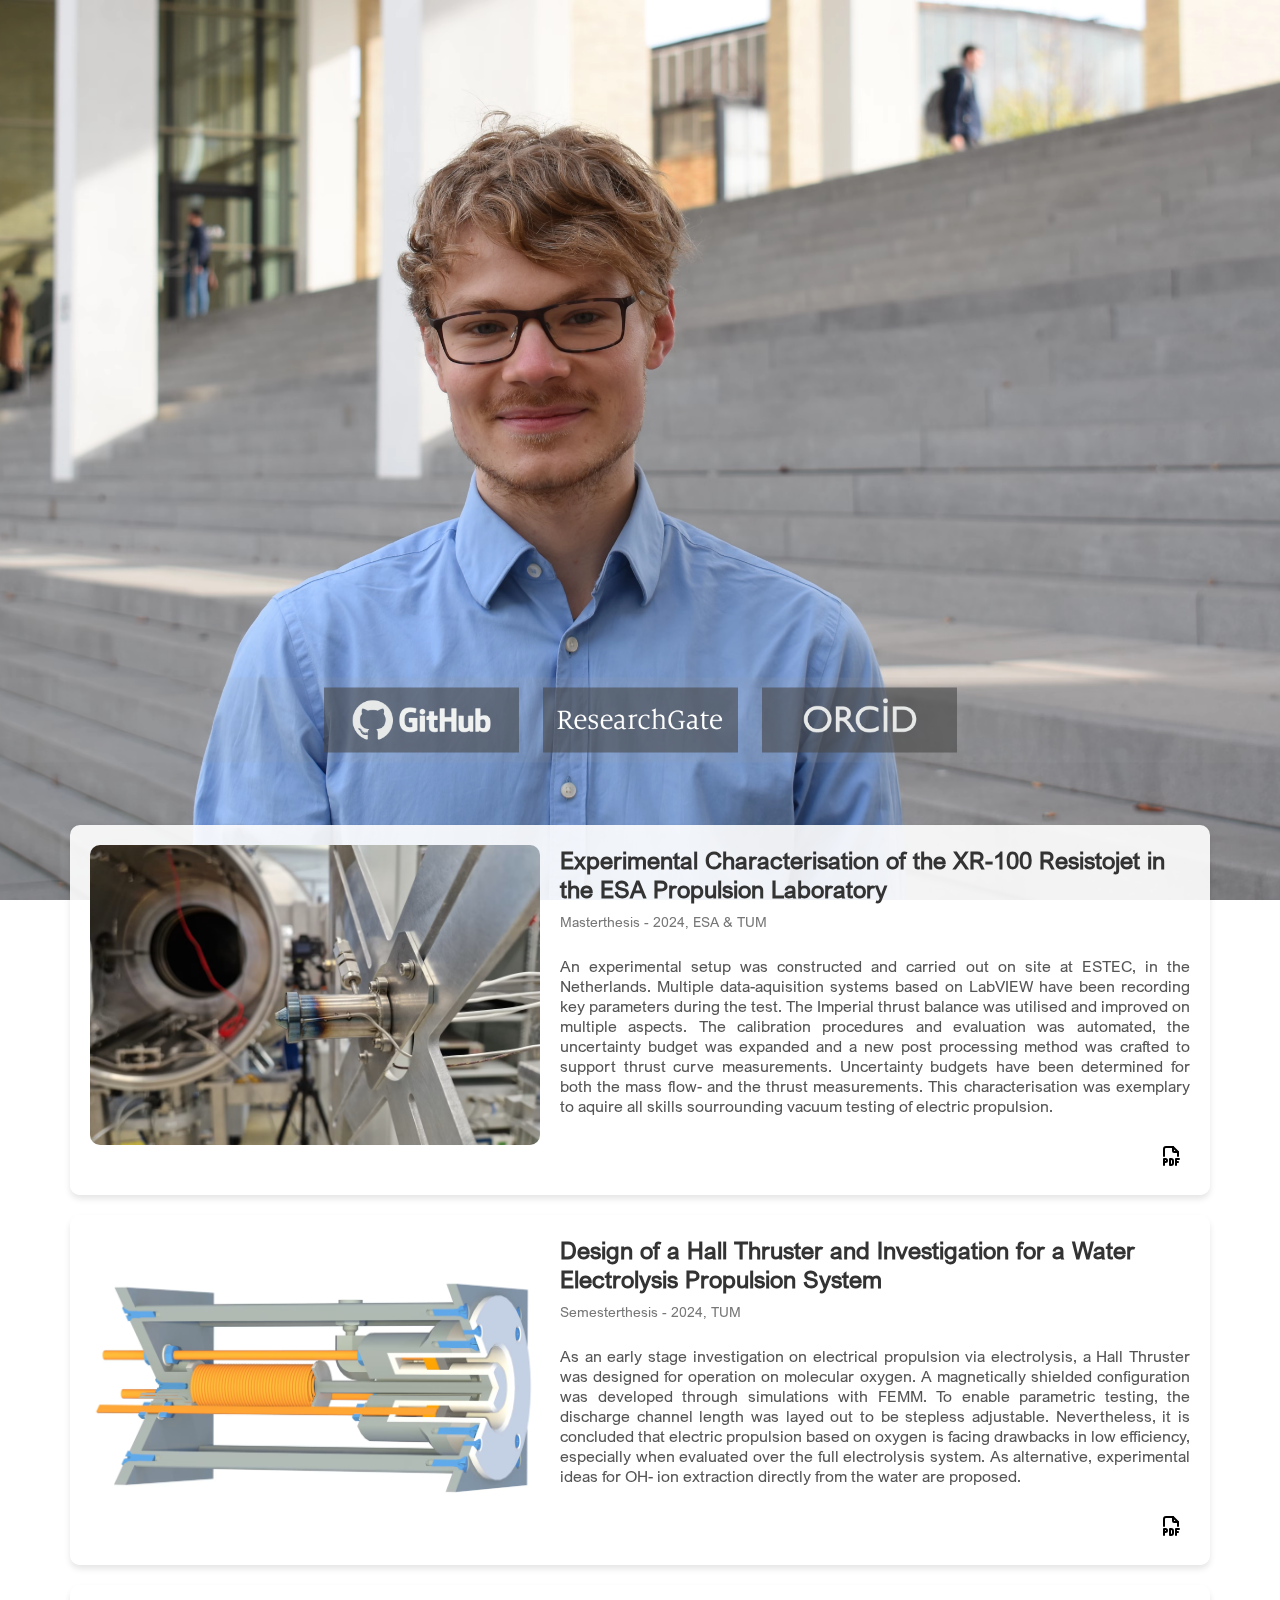
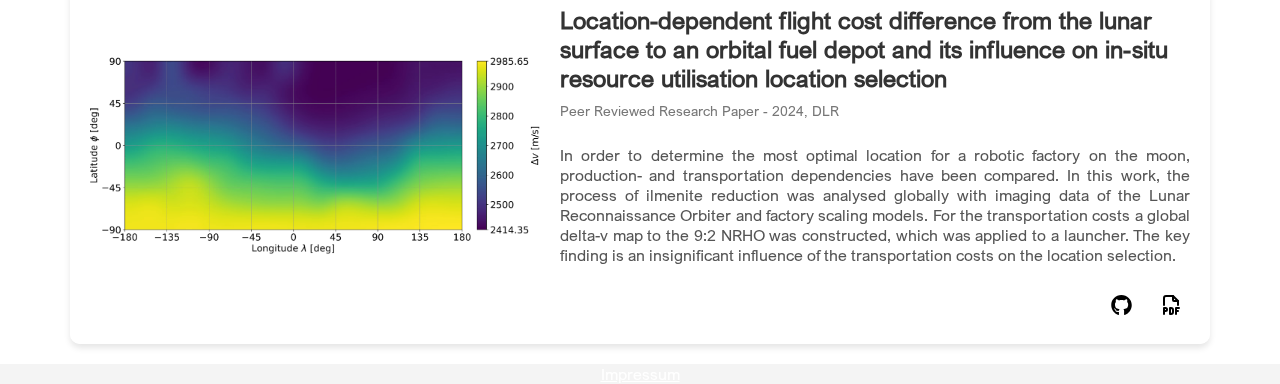
<file: index.html>
<!DOCTYPE html>
<html lang="en">
  <head>
    <meta charset="UTF-8">
    <title>Sven Julius Steinert</title>
    <link rel="stylesheet" href="style.css">
    <meta name="viewport" content="user-scalable=yes, initial-scale=1, maximum-scale=1, minimum-scale=1, width=device-width, height=device-height, target-densitydpi=device-dpi" />
    <script>
      function startAnimationAfterDelay() {
        setTimeout(togglebg, 5000);
      }
    </script>
    <link href="https://fonts.googleapis.com/css2?family=Inspiration&display=swap" rel="stylesheet">
  </head>
  <body onload="startAnimationAfterDelay()">
    <img id="bgimg" class="imgbanner" src="img/Background.avif" alt="Sven Julius Steinert">

    <div class="description" id="descr">
      <span class="calligraphy shadow">Star Formation</span>
    </div>

  <div class="content-wrapper">
    <div class="spacer"></div>
  <div>
      <div class="centerBox">
        <div class="buttons">
          <a target="_blank" href="https://github.com/Sven-J-Steinert"><img class="buttonimg" src="img/Github.png"></a>
        </div>
        <div class="buttons">
          <a target="_blank" href="https://www.researchgate.net/profile/Sven-Steinert-2"><img class="buttonimg" src="img/ResearchGate.png"></a>
        </div>
        <div class="buttons">
          <a target="_blank" href="https://orcid.org/0000-0003-4424-670X"><img class="buttonimg" src="img/ORCid.png"></a>
        </div>
      </div>

      <!-- Card Element -->
      <div class="card">
        <img class="card-gallery" src="img/Masterthesis.avif" alt="Project Gallery">
        <div class="card-content">
          <h2 class="card-title">Experimental Characterisation of the XR-100 Resistojet in the ESA Propulsion Laboratory</h2>
          <p class="card-type">Masterthesis - 2024, ESA & TUM</p>
          <p class="card-summary">An experimental setup was constructed and carried out on site at ESTEC, in the Netherlands. Multiple data-aquisition systems based on LabVIEW have been recording key parameters during the test. The Imperial thrust balance was utilised and improved on multiple aspects. The calibration procedures and evaluation was automated, the uncertainty budget was expanded and a new post processing method was crafted to support thrust curve measurements. Uncertainty budgets have been determined for both the mass flow- and the thrust measurements. This characterisation was exemplary to aquire all skills sourrounding vacuum testing of electric propulsion.</p>
          <div class="card-button-container">
            <a href="https://files.sven-j-steinert.de/Masterthesis.pdf" target="_blank" class="card-button"> <img src="img/pdf.svg"> </a>
          </div> 
        </div>
      </div>

      <div class="card">
        <img class="card-gallery" src="img/Smesterthesis.avif" alt="Project Gallery">
        <div class="card-content">
          <h2 class="card-title">Design of a Hall Thruster and Investigation for a Water Electrolysis Propulsion System</h2>
          <p class="card-type">Semesterthesis - 2024, TUM</p>
          <p class="card-summary">As an early stage investigation on electrical propulsion via electrolysis, a Hall Thruster was designed for operation on molecular oxygen. A magnetically shielded configuration was developed through simulations with FEMM. To enable parametric testing, the discharge channel length was layed out to be stepless adjustable. Nevertheless, it is concluded that electric propulsion based on oxygen is facing drawbacks in low efficiency, especially when evaluated over the full electrolysis system. As alternative, experimental ideas for OH- ion extraction directly from the water are proposed.</p>
          <div class="card-button-container">
            <a href="https://files.sven-j-steinert.de/Semesterthesis.pdf" target="_blank" class="card-button"> <img src="img/pdf.svg"> </a>
          </div> 
        </div>
      </div>

      <div class="card">
        <img class="card-gallery" src="img/Frontiers.avif" alt="Project Gallery">
        <div class="card-content">
          <h2 class="card-title">Location-dependent flight cost difference from the lunar surface to an orbital fuel depot and its influence on in-situ resource utilisation location selection</h2>
          <p class="card-type">Peer Reviewed Research Paper - 2024, DLR</p>
          <p class="card-summary">In order to determine the most optimal location for a robotic factory on the moon, production- and transportation dependencies have been compared. In this work, the process of ilmenite reduction was analysed globally with imaging data of the Lunar Reconnaissance Orbiter and factory scaling models. For the transportation costs a global delta-v map to the 9:2 NRHO was constructed, which was applied to a launcher. The key finding is an insignificant influence of the transportation costs on the location selection.</p>
          <div class="card-button-container">
            <a href="https://github.com/Sven-J-Steinert/10.3389-frspt.2024.1352213" target="_blank" class="card-button"> <img style="height:30px" src="img/repo.svg"> </a>
            <a href="https://www.frontiersin.org/journals/space-technologies/articles/10.3389/frspt.2024.1352213/pdf" target="_blank" class="card-button"> <img src="img/pdf.svg"> </a>
          </div> 
        </div>
      </div>

    </div>
  </div>

  <div class="footer">
    <a class="impressum-toggle" href="#">Impressum</a>
    <center><div class="impressum-details" style="display: none;"></div></center>
  </div>

  </body>
  <script src="impressum.js"></script>
  <script src="GPT-3.js"></script>
  <script src="wraping.js"></script>
</html>
</file>
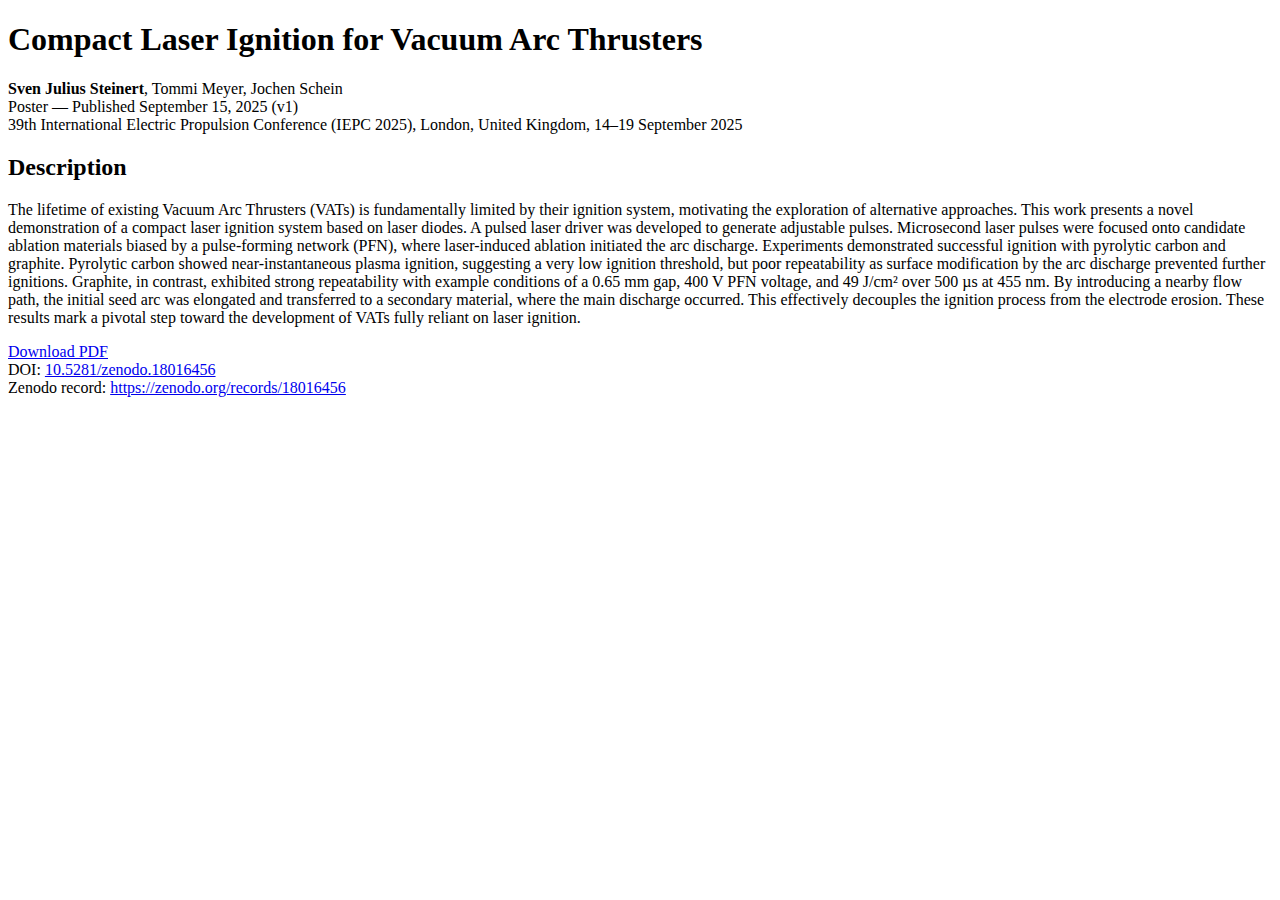
<file: scholar/iepc-2025-604.html>
<!DOCTYPE html>
<html lang="en">
<head>
  <meta charset="UTF-8">

  <title>Compact Laser Ignition for Vacuum Arc Thrusters</title>

  <!-- Google Scholar metadata (ONE work per page) -->
  <meta name="citation_title" content="Compact Laser Ignition for Vacuum Arc Thrusters">

  <meta name="citation_author" content="Sven Julius Steinert">
  <meta name="citation_author" content="Tommi Meyer">
  <meta name="citation_author" content="Jochen Schein">

  <!-- Prefer full date when known -->
  <meta name="citation_publication_date" content="2025/09/15">

  <!-- Direct, publicly accessible PDF -->
  <meta name="citation_pdf_url" content="https://files.sven-j-steinert.de/IEPC-2025-604.pdf">

  <!-- Zenodo DOI (this version) -->
  <meta name="citation_doi" content="10.5281/zenodo.18016456">

  <!-- Helpful context (optional but good) -->
  <meta name="citation_conference_title" content="39th International Electric Propulsion Conference (IEPC 2025)">
  <meta name="citation_conference_location" content="London, United Kingdom">
  <meta name="citation_keywords" content="electric propulsion; Vacuum Arc Thruster; laser ignition; laser diode">

  <!-- Landing page -->
  <meta name="citation_public_url" content="https://zenodo.org/records/18016456">

  <!-- Basic crawl safety -->
  <meta name="robots" content="index, follow">
</head>

<body>
  <h1>Compact Laser Ignition for Vacuum Arc Thrusters</h1>

  <p>
    <strong>Sven Julius Steinert</strong>, Tommi Meyer, Jochen Schein<br>
    Poster — Published September 15, 2025 (v1)<br>
    39th International Electric Propulsion Conference (IEPC 2025), London, United Kingdom, 14–19 September 2025
  </p>

  <h2>Description</h2>
  <p>
    The lifetime of existing Vacuum Arc Thrusters (VATs) is fundamentally limited by their ignition system,
    motivating the exploration of alternative approaches. This work presents a novel demonstration of a compact
    laser ignition system based on laser diodes. A pulsed laser driver was developed to generate adjustable pulses.
    Microsecond laser pulses were focused onto candidate ablation materials biased by a pulse-forming network (PFN),
    where laser-induced ablation initiated the arc discharge. Experiments demonstrated successful ignition with
    pyrolytic carbon and graphite. Pyrolytic carbon showed near-instantaneous plasma ignition, suggesting a very low
    ignition threshold, but poor repeatability as surface modification by the arc discharge prevented further ignitions.
    Graphite, in contrast, exhibited strong repeatability with example conditions of a 0.65 mm gap, 400 V PFN voltage,
    and 49 J/cm² over 500 µs at 455 nm. By introducing a nearby flow path, the initial seed arc was elongated and
    transferred to a secondary material, where the main discharge occurred. This effectively decouples the ignition
    process from the electrode erosion. These results mark a pivotal step toward the development of VATs fully reliant
    on laser ignition.
  </p>

  <p>
    <a href="https://files.sven-j-steinert.de/IEPC-2025-604.pdf">Download PDF</a><br>
    DOI: <a href="https://doi.org/10.5281/zenodo.18016456">10.5281/zenodo.18016456</a><br>
    Zenodo record: <a href="https://zenodo.org/records/18016456">https://zenodo.org/records/18016456</a>
  </p>

</body>
</html>
</file>
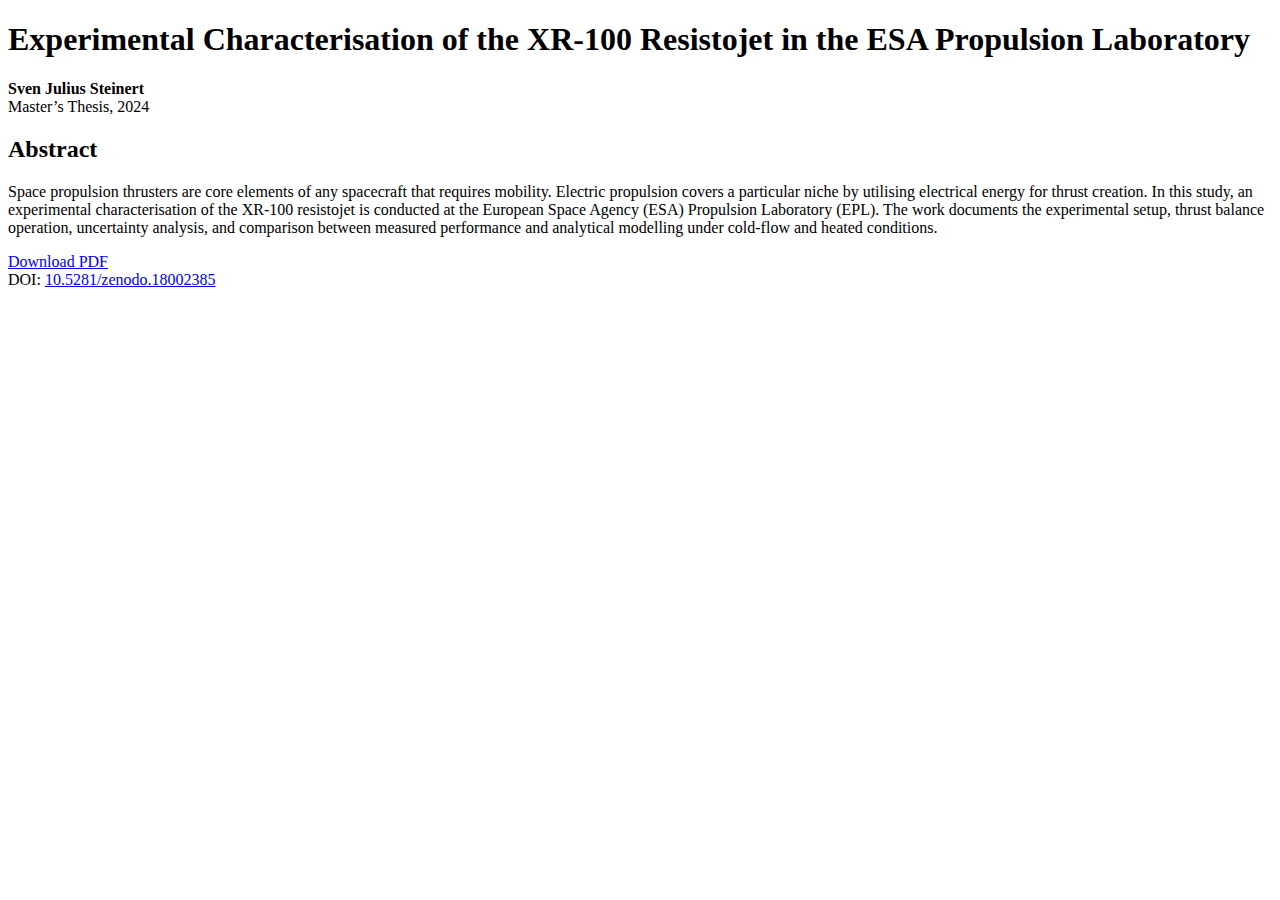
<file: scholar/masterthesis.html>
<!DOCTYPE html>
<html lang="en">
<head>
  <meta charset="UTF-8">

  <title>
    Experimental Characterisation of the XR-100 Resistojet in the ESA Propulsion Laboratory
  </title>

  <!-- Google Scholar metadata -->
  <meta name="citation_title"
        content="Experimental Characterisation of the XR-100 Resistojet in the ESA Propulsion Laboratory">

  <meta name="citation_author"
        content="Sven Julius Steinert">

  <meta name="citation_publication_date"
        content="2024">

  <meta name="citation_pdf_url"
        content="https://files.sven-j-steinert.de/Masterthesis.pdf">

  <meta name="citation_doi"
        content="10.5281/zenodo.18002385">

  <!-- Basic crawl safety -->
  <meta name="robots" content="index, follow">

</head>
<body>

  <h1>
    Experimental Characterisation of the XR-100 Resistojet in the ESA Propulsion Laboratory
  </h1>

  <p>
    <strong>Sven Julius Steinert</strong><br>
    Master’s Thesis, 2024
  </p>

  <h2>Abstract</h2>

  <p>
    Space propulsion thrusters are core elements of any spacecraft that requires mobility.
    Electric propulsion covers a particular niche by utilising electrical energy for thrust
    creation. In this study, an experimental characterisation of the XR-100 resistojet is
    conducted at the European Space Agency (ESA) Propulsion Laboratory (EPL). The work
    documents the experimental setup, thrust balance operation, uncertainty analysis, and
    comparison between measured performance and analytical modelling under cold-flow
    and heated conditions.
  </p>

  <p>
    <a href="https://files.sven-j-steinert.de/Masterthesis.pdf">
      Download PDF
    </a>
    <br>
    DOI:
    <a href="https://doi.org/10.5281/zenodo.18002385">
      10.5281/zenodo.18002385
    </a>
  </p>

</body>
</html>
</file>
<file: style.css>
html, body, canvas {
  background-color: #16161800;
  color: white;
  margin: 0;
  padding: 0;
  font-family: "Arial Nova";
  font-weight: normal;
  font-style: normal;
  overflow: auto;
}

@font-face {
  font-family: "Arial Nova";
  src: url('fonts/ArialNova.ttf') format('truetype');
}

.centerBox {
  text-align: center;
  position: relative;
  left:50%;
  width: 100%;
  height: auto;
  transform: translate(-50%, -50%);
  background: hsla(0, 0%, 66%, 0.12);
}

.imgbanner {
  display: flex;
  pointer-events: none;
  user-select: none;
  position: fixed;
  top:0px;
  left:50%;
  transform: translate(-50%, -0%);
  width: 100%;
  height: auto;
}

img.buttonimg{
    height: 100%;
    width: auto;
}

div.buttons{
    margin: 10px;
    display: inline-block;
    height: 65px;
    width: auto;
    background: rgba(70,70,70,.6);
}

div.buttons:hover{
    background: rgba(15,193,183,.5);
}

.content-wrapper{
  background: rgba(255, 255, 255, 0);
  overflow: auto;
}

#bgimg {
  opacity: 1;
  transition: opacity 5s;
  z-index: -1;
}

#bgimg.fade {
  opacity: 0;
}

span.calligraphy{
  font-family: "Inspiration", sans-serif;
  font-weight: 600;
  font-size: 35px;
  color:white;
}

div.description{
  clear: both;
  position: absolute;
  text-align: center;
  font-family: "lato", sans-serif;
  top: 30vh;
  left: 0;
  right: 0;
}

#descr {
  opacity: 0;
  transition: opacity 50s;
}

#descr.fade {
  opacity: 1;
}

.shadow {
  text-shadow: 0px 0px 5px black; 
}

.spacer {
  height: 80vh; 
}

.card {
  display: flex;
  background-color: rgba(255, 255, 255, 0.9);
  margin: 20px auto;
  padding: 20px;
  border-radius: 10px;
  box-shadow: 0 4px 6px rgba(0, 0, 0, 0.1);
  width: 90%;
  max-width: 1100px;
  flex-wrap: wrap;
}

.card-gallery {
  width: 450px;
  height: 300px;
  object-fit: cover;
  border-radius: 10px;
  margin-right: 20px;
}

.card-content {
  flex: 1;
  display: flex;
  flex-direction: column;
}

.card-title {
  font-size: 1.5rem;
  margin: 0 0 10px;
  color: #333;
}

.card-type {
  font-size: 0.9rem;
  margin: 0 0 10px;
  color: #777;
}

.card-summary {
  font-size: 1rem;
  margin-bottom: 20px;
  color: #555;
  text-align: justify;
}

.card-button-container {
  display: flex;
  justify-content: flex-end;
  align-items: center;
  margin-top: auto;
}

.card-button {
  margin-left: 10px;
  padding: 2px;
  height: 35px;
  width: 35px;
  background-color: #ffffff;
  border: none;
  border-radius: 5px;
  cursor: pointer;
  display: flex;
  justify-content: center;
  align-items: center;
  bottom: 10px;
  right: 10px;
}

.card-button:hover {
  background-color: #eeeeee;
}

.footer {
  left: 0;
  bottom: 0;
  height: 20px;
  width: 100%;
  background-color: hsla(0, 0%, 66%, 0.12);
  color: white;
  text-align: center; /* Aligns footer text */
}

.impressum-details {
  display: flex; /* Enables flexbox */
  justify-content: center; /* Centers the cyan box horizontally */
  align-items: center; /* Centers the cyan box vertically */
  padding: 20px; /* Optional, adds spacing around the cyan box */
  height: auto; /* Adjust or set a specific height if required */
  background-color: hsla(0, 0%, 66%, 0.12);
}

.impressum-toggle {
  cursor: pointer;
  color: white;
}

.impressum-text {
  text-align: left;
  width: 400px; 
  padding: 0; 
  margin: 0; 
  display: block;
}



@media only screen and (max-aspect-ratio: 4/2.2) {
  /* adjust portait picture */
  .imgbanner {
    width: auto;
    height:100vh;
  }

}

@media only screen and (max-aspect-ratio: 13/16) {
  /* Phone mode */

  div.buttons{
    display: block;
  }

  .centerBox {
    text-align: center;
    width: 75%;
    position: relative;
    bottom: 50px;
    left:50%;
    height: auto;
    transform: translate(-50%, 0%);
  }

  .card-gallery {
    width: 100%;
    margin-right: 0px;
  }
    
  .spacer {
    height: 60vh; 
  }

  .centerBox {
    background: hsla(0, 0%, 100%, 0);
  }

}
</file>
